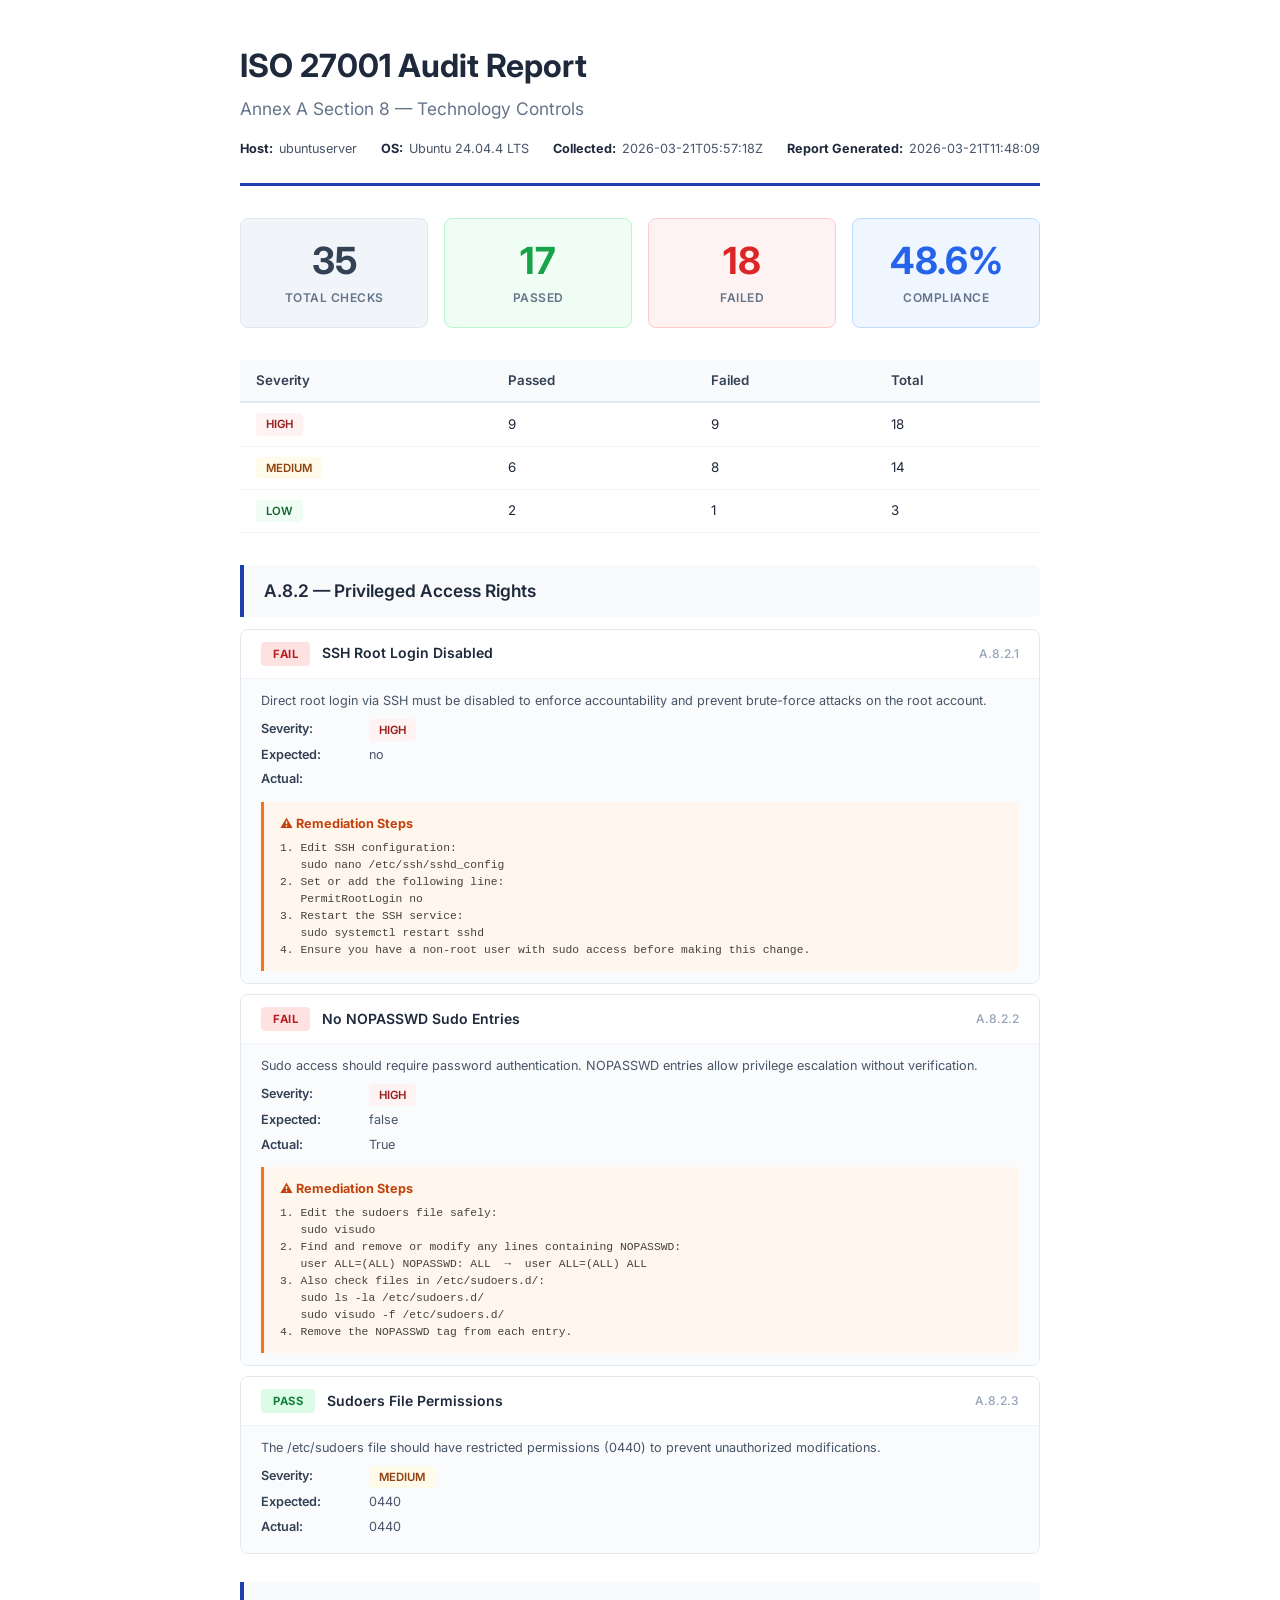
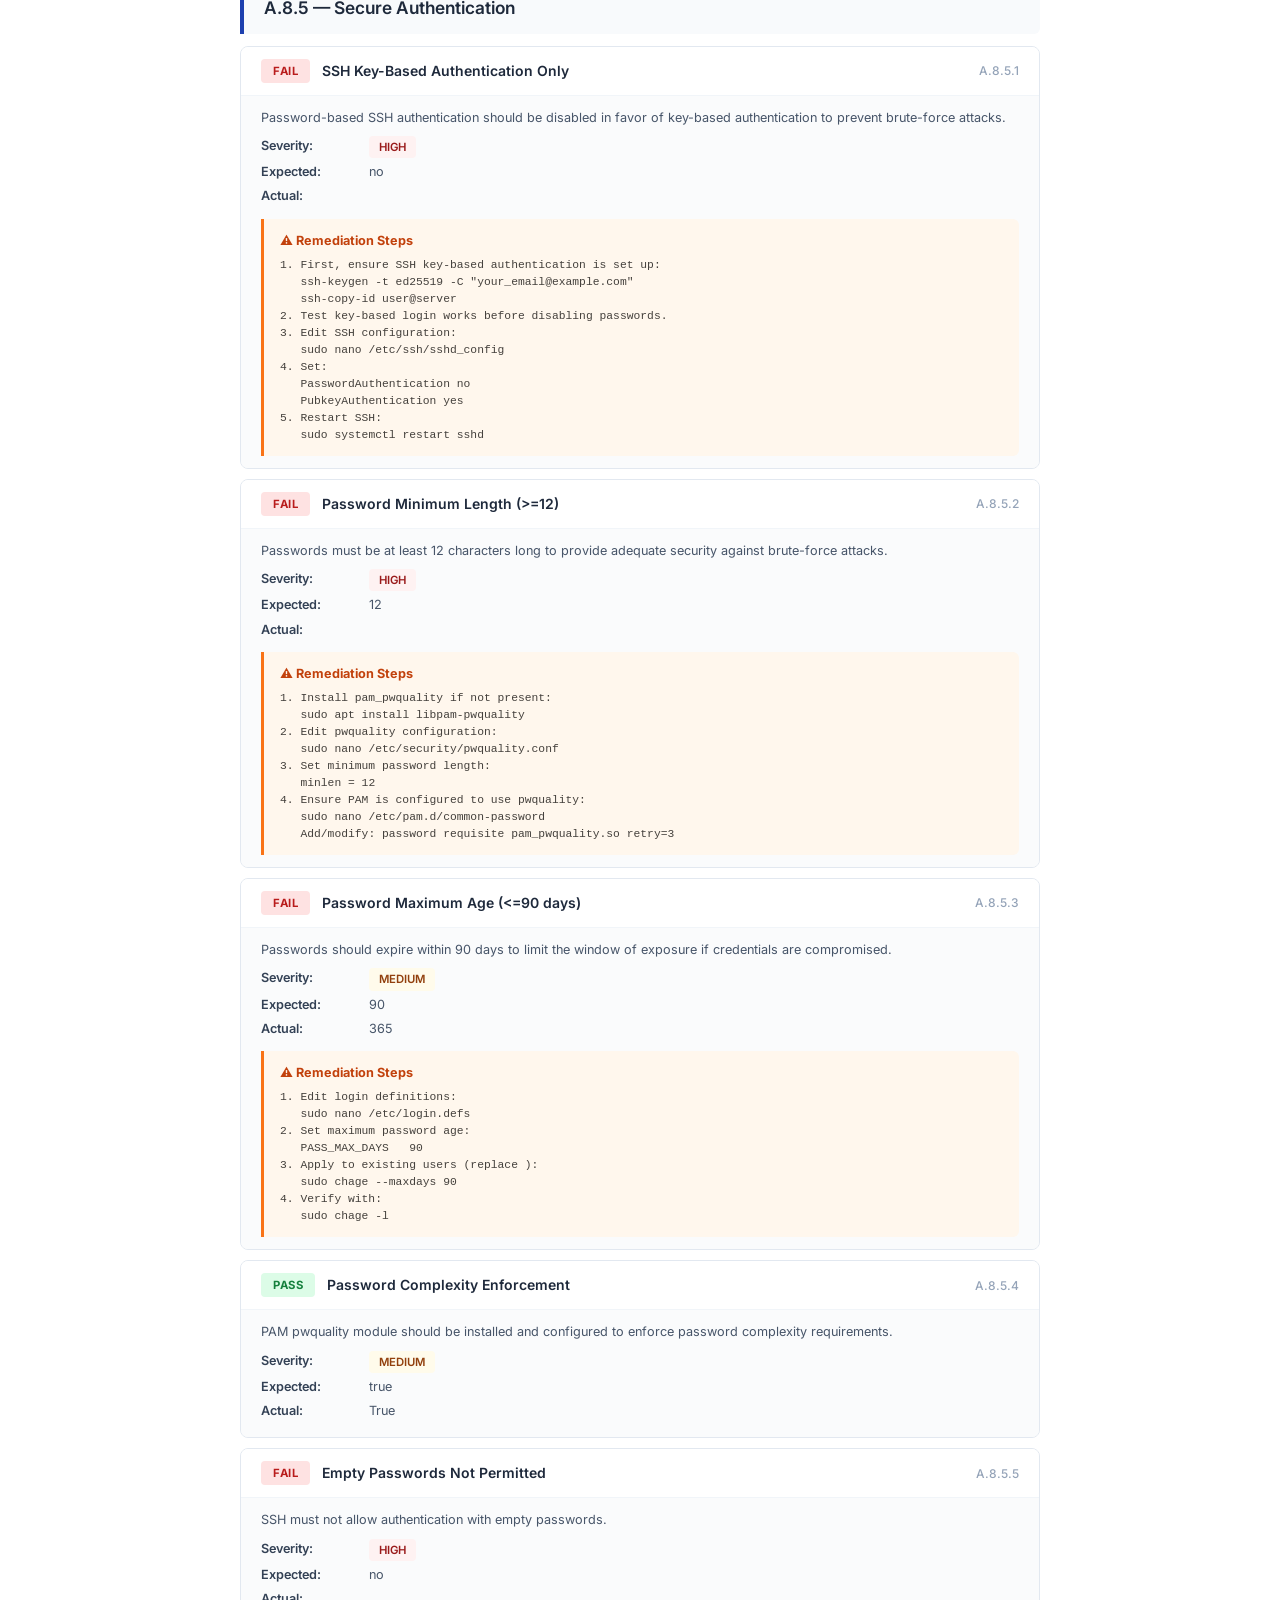
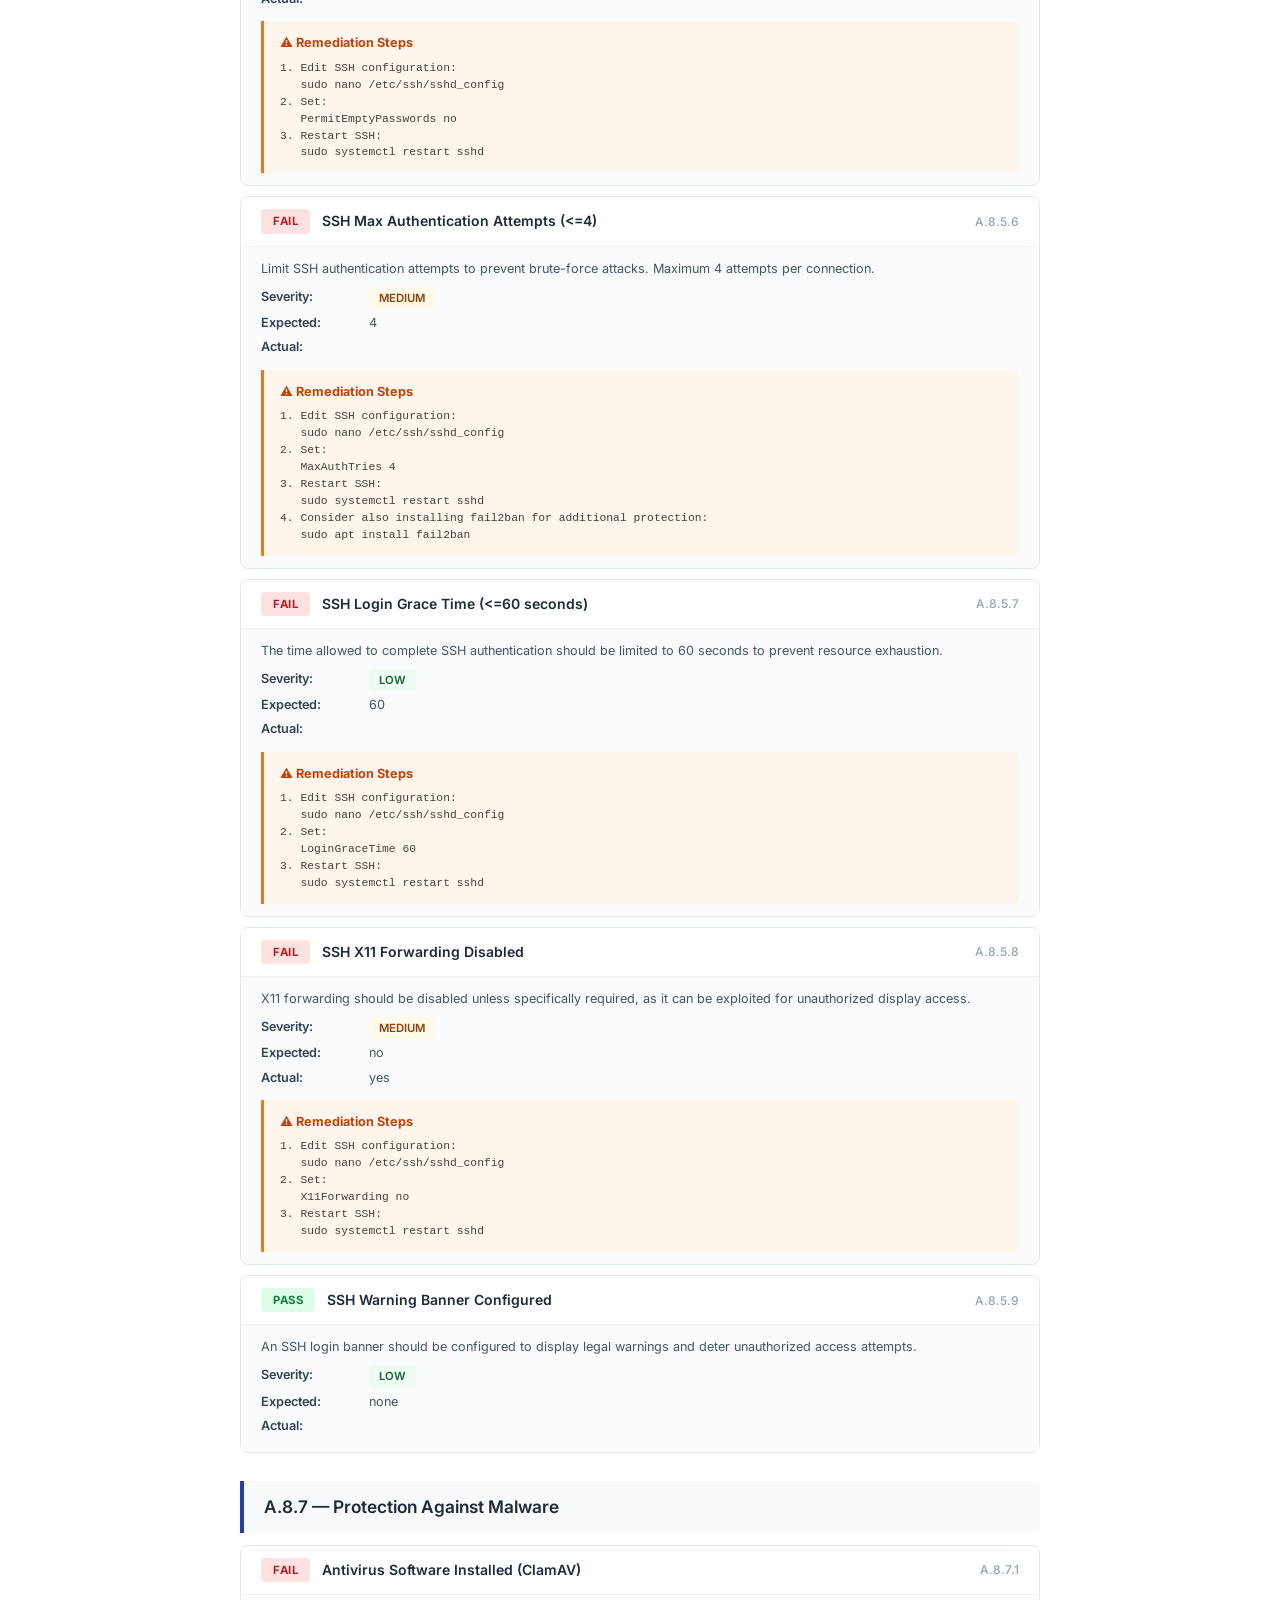
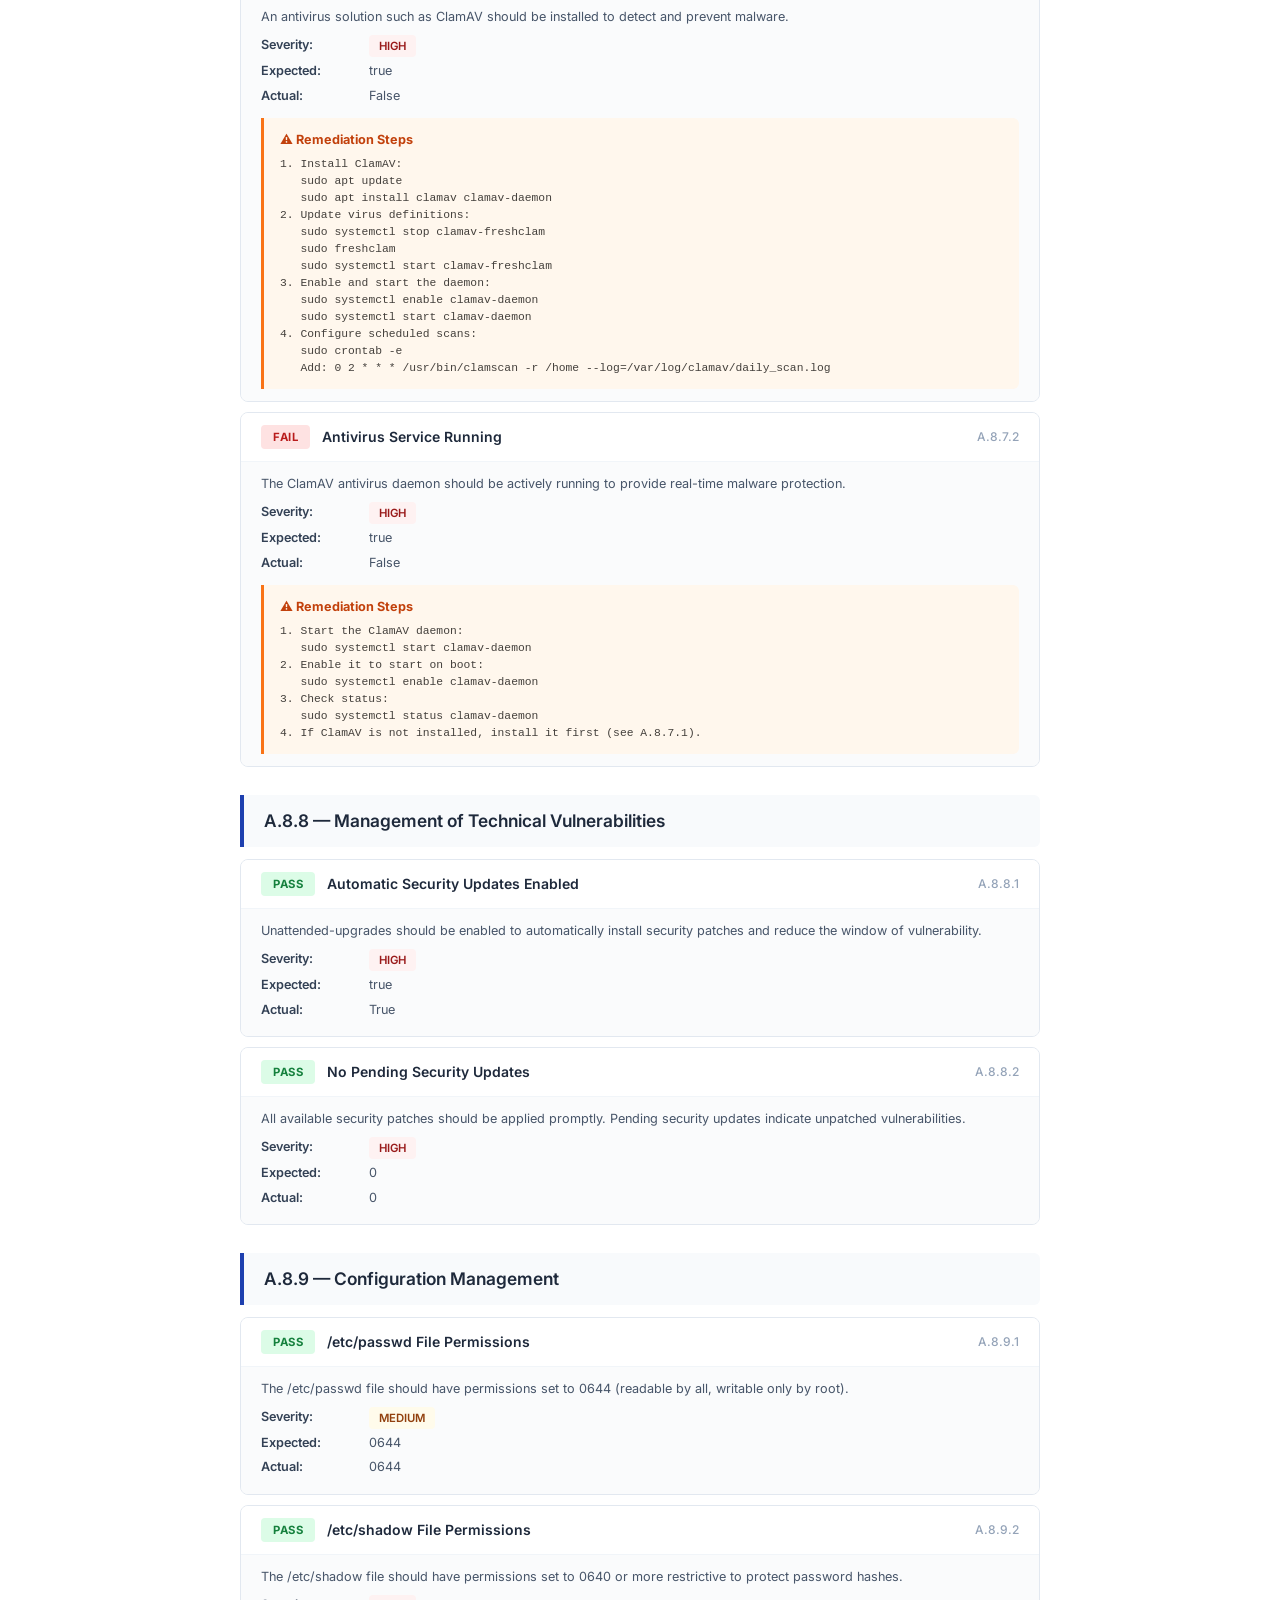
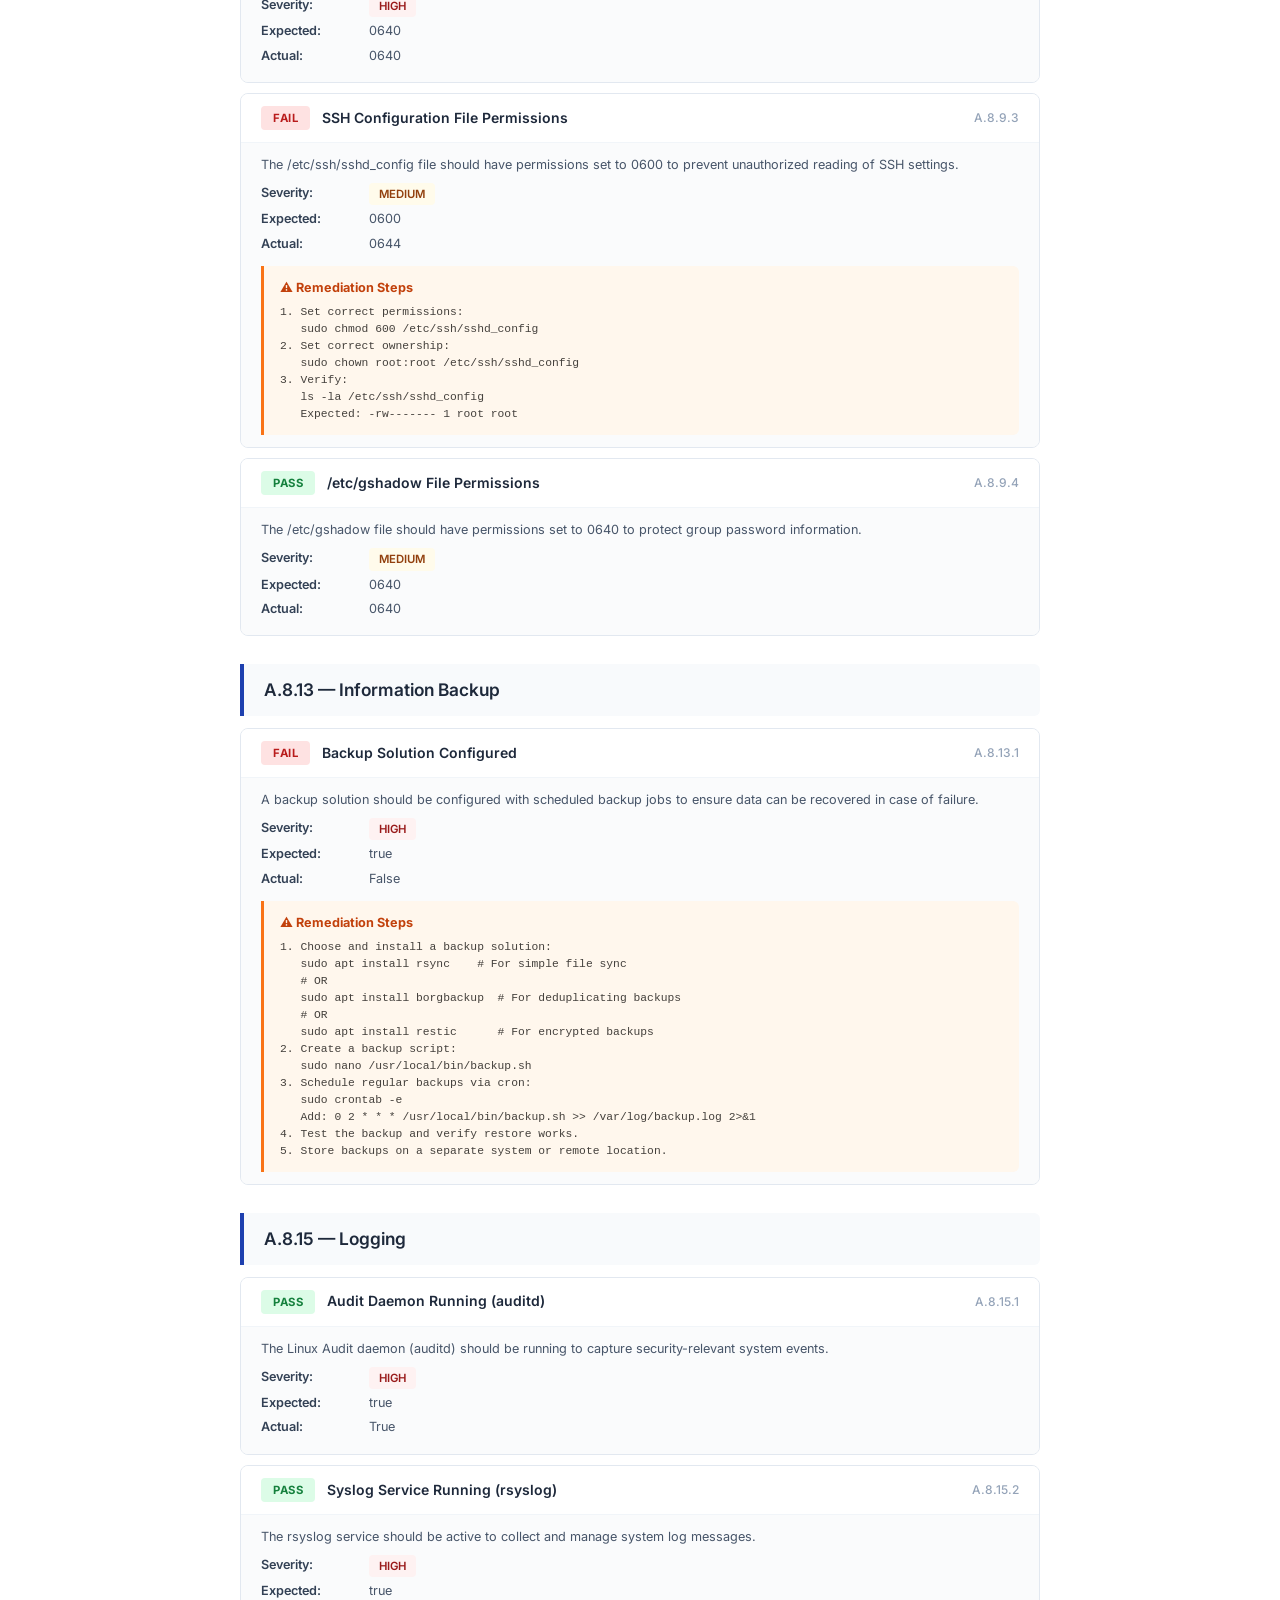
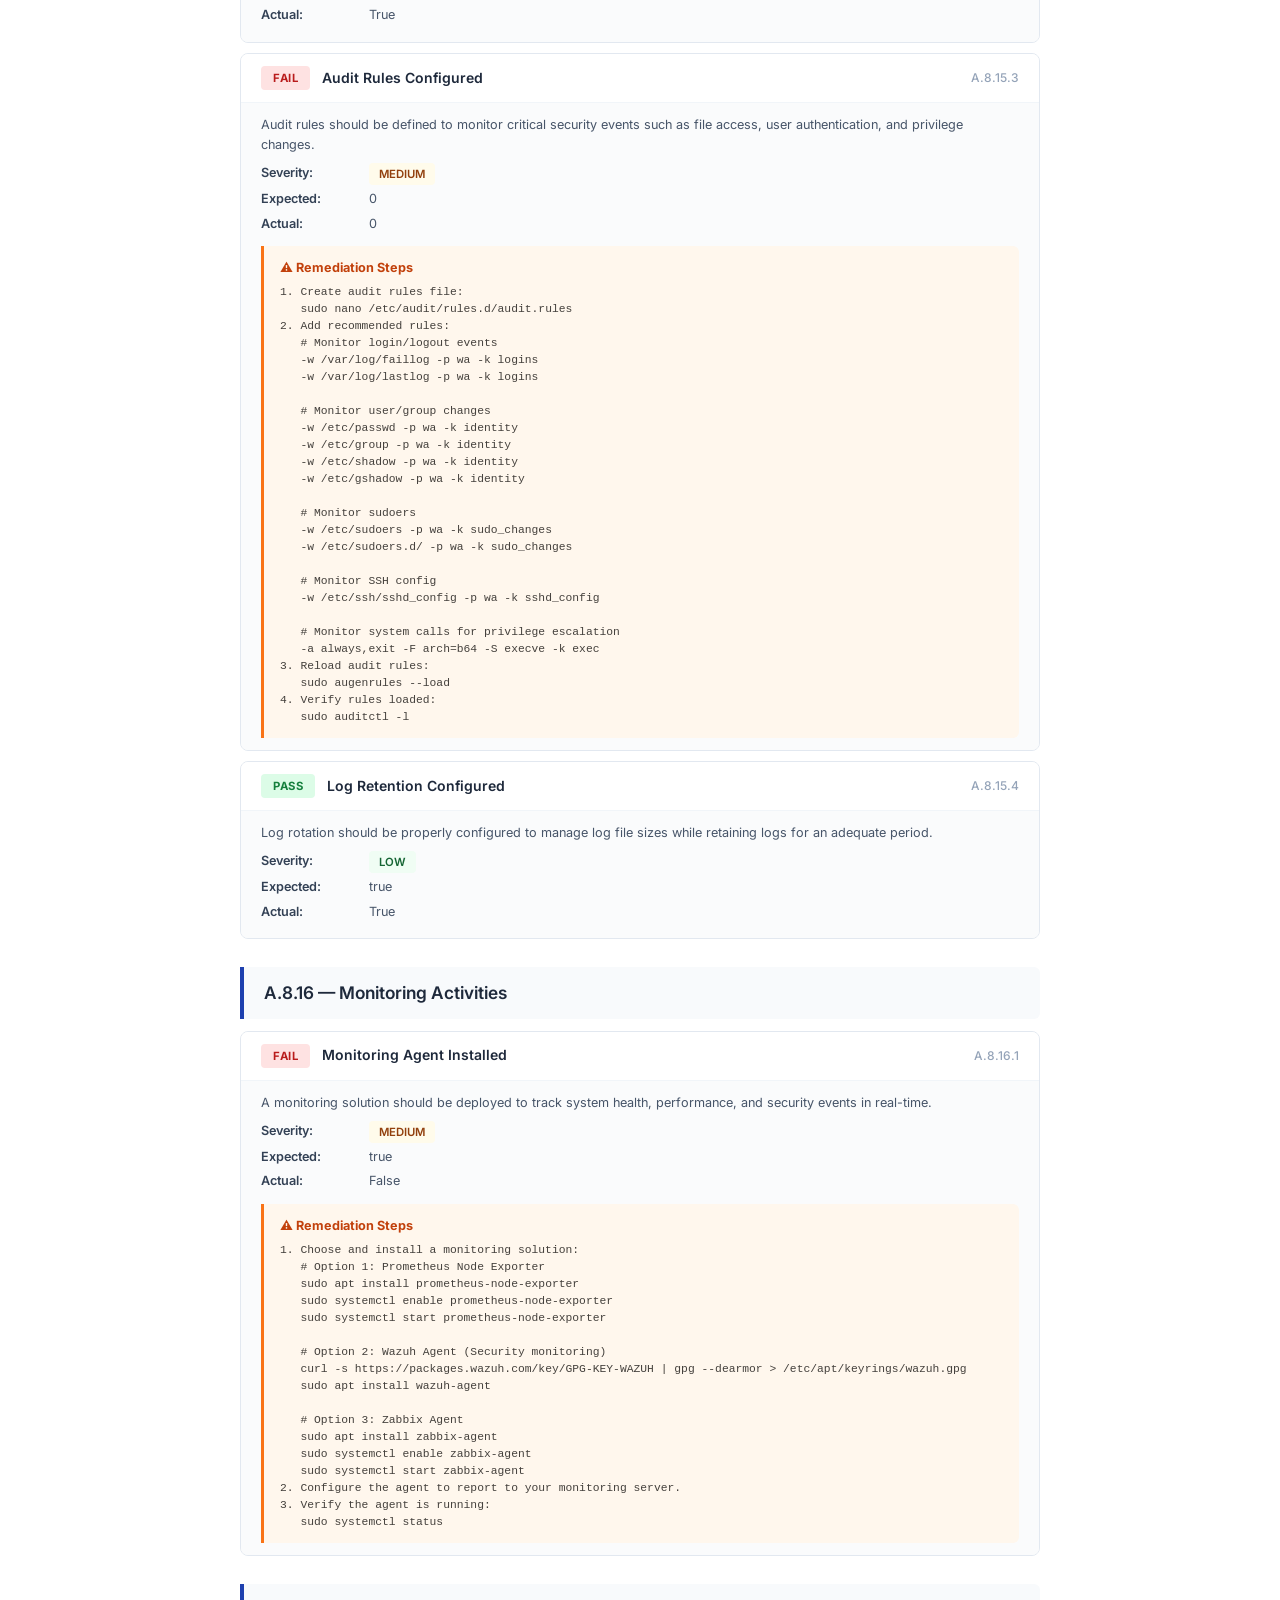
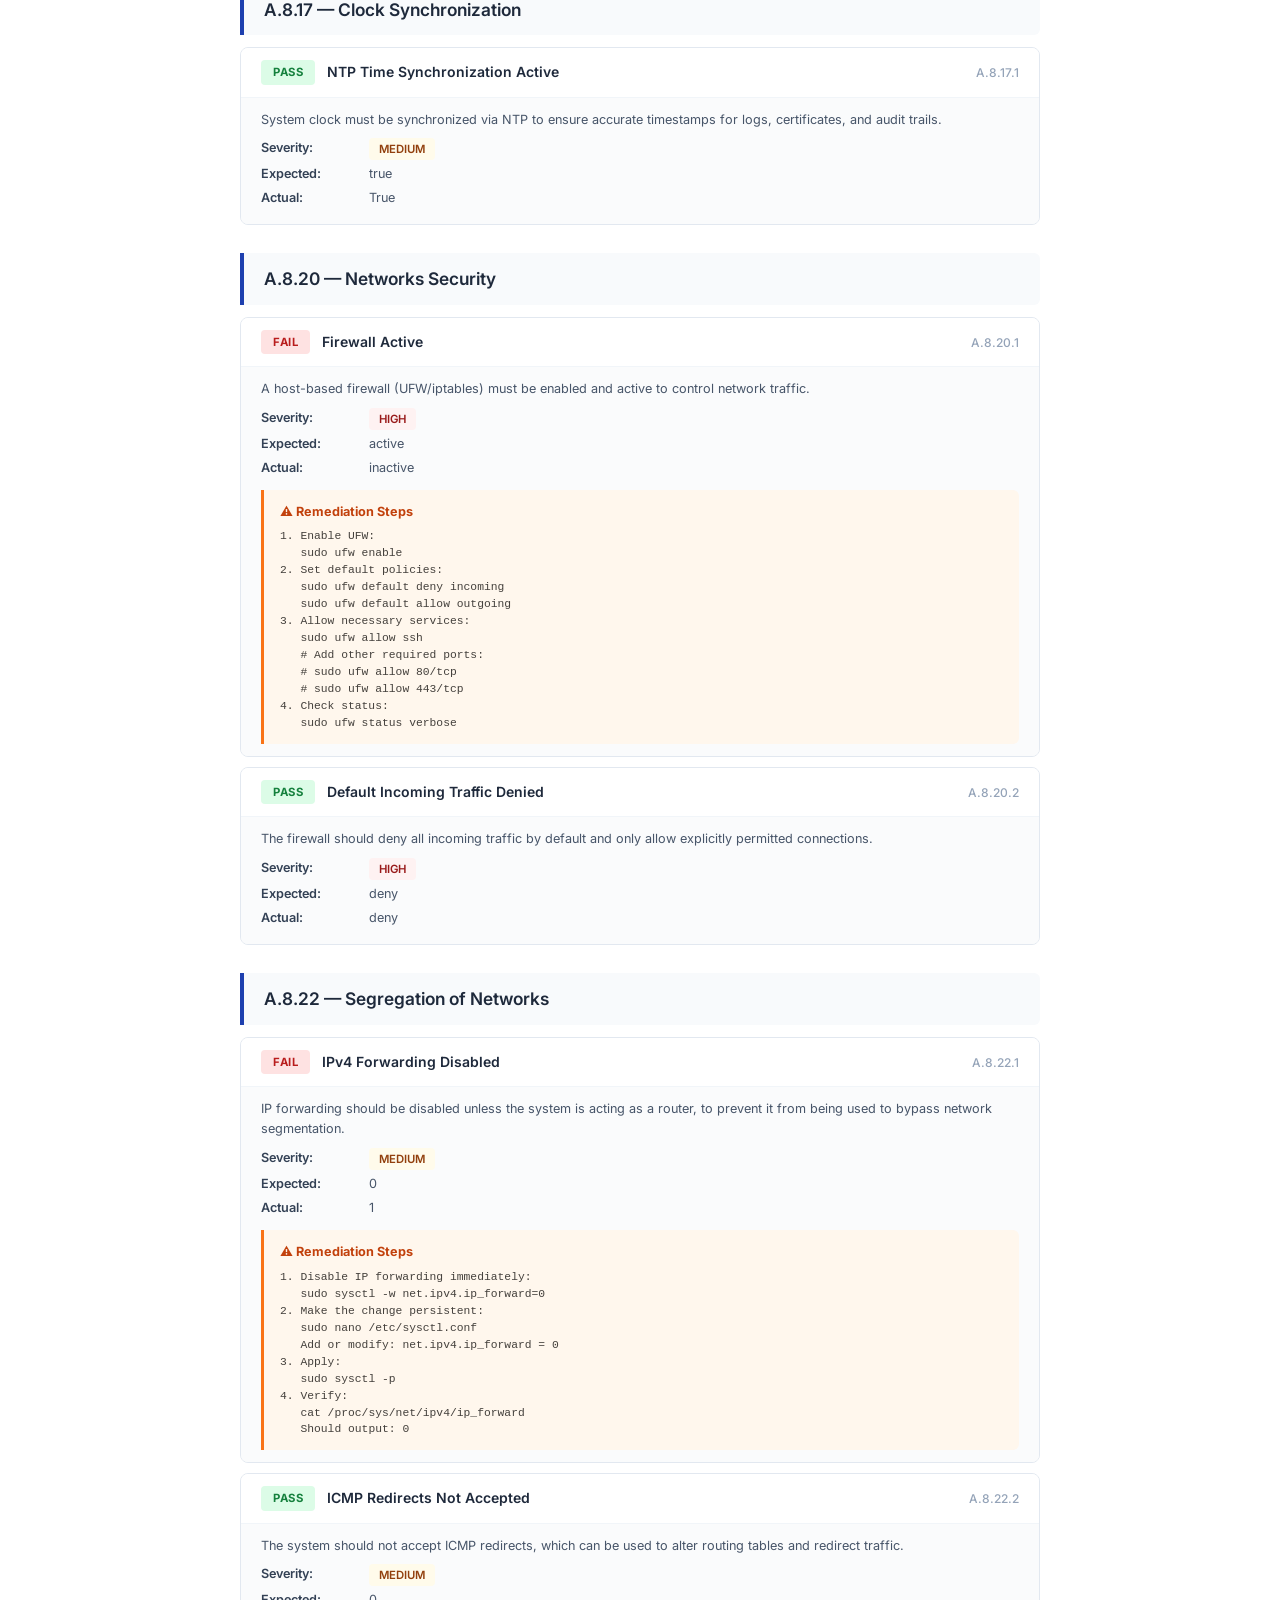
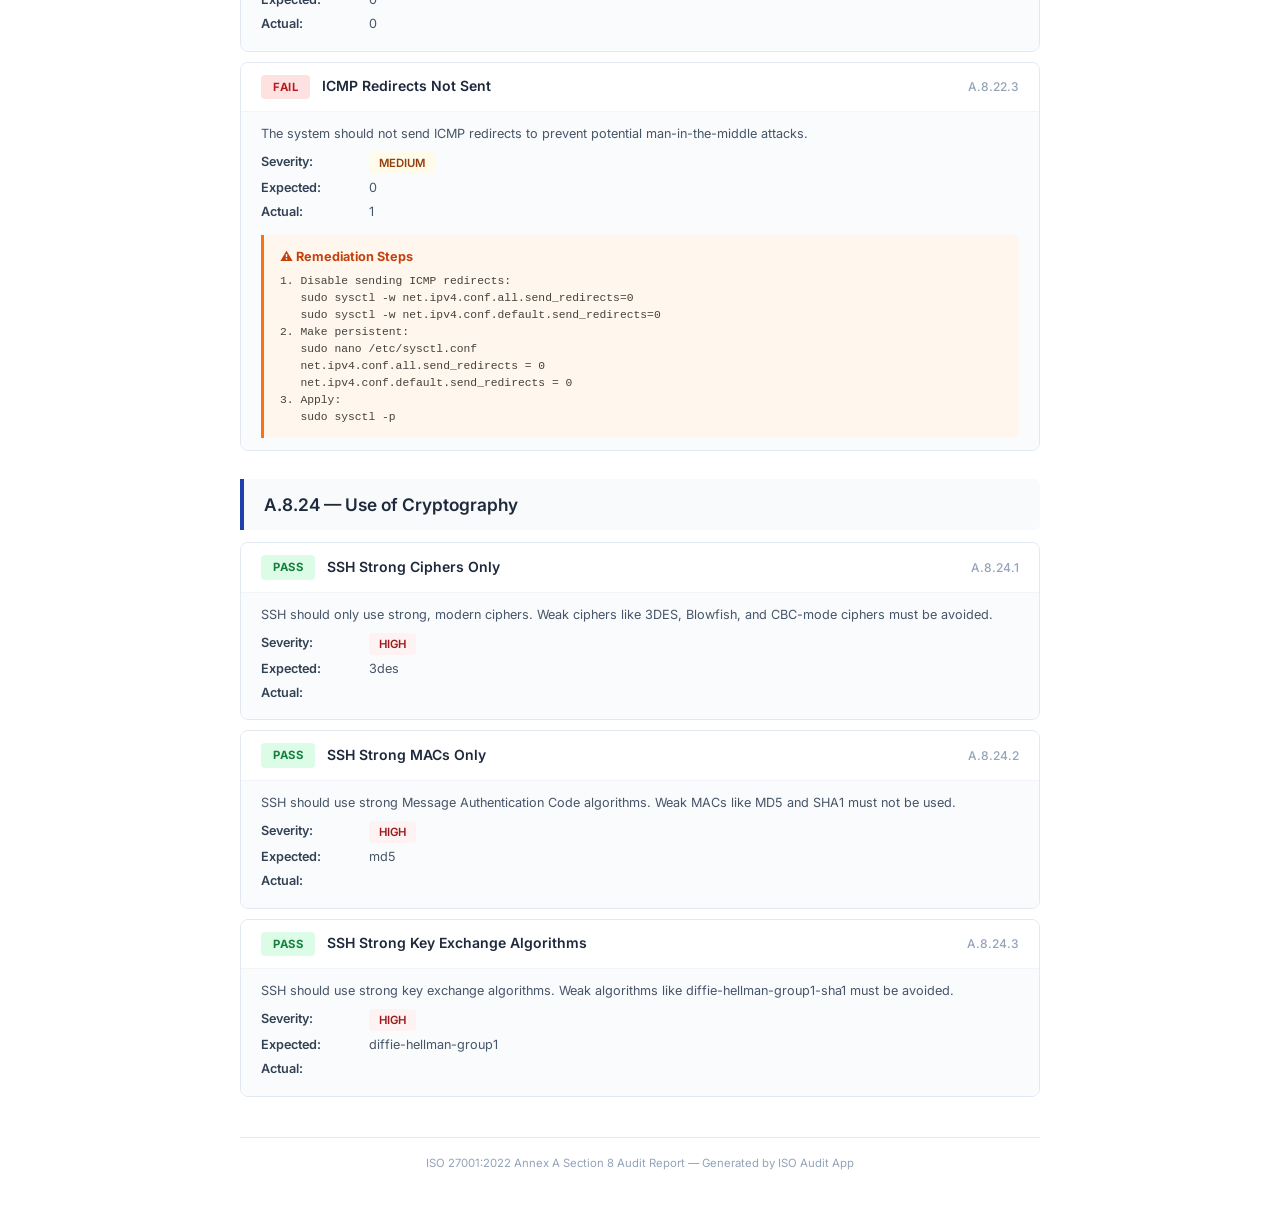
<file: reports/audit_report_20260321_114809_86a563.html>
<!DOCTYPE html>
<html lang="en">
<head>
<meta charset="UTF-8">
<meta name="viewport" content="width=device-width, initial-scale=1.0">
<title>ISO 27001 Audit Report - ubuntuserver</title>
<style>
    @import url('https://fonts.googleapis.com/css2?family=Inter:wght@300;400;500;600;700&display=swap');

    * { margin: 0; padding: 0; box-sizing: border-box; }

    body {
        font-family: 'Inter', -apple-system, sans-serif;
        background: #ffffff;
        color: #1e293b;
        line-height: 1.6;
        font-size: 11pt;
    }

    .report-container {
        max-width: 900px;
        margin: 0 auto;
        padding: 40px 50px;
    }

    /* Header */
    .report-header {
        border-bottom: 3px solid #1e40af;
        padding-bottom: 24px;
        margin-bottom: 32px;
    }
    .report-header h1 {
        font-size: 24pt;
        font-weight: 700;
        color: #1e293b;
        margin-bottom: 4px;
    }
    .report-header .subtitle {
        font-size: 13pt;
        color: #64748b;
        font-weight: 400;
    }
    .report-meta {
        display: flex;
        flex-wrap: wrap;
        gap: 24px;
        margin-top: 16px;
        font-size: 9.5pt;
        color: #475569;
    }
    .report-meta span { display: flex; align-items: center; gap: 6px; }
    .report-meta strong { color: #1e293b; }

    /* Summary Cards */
    .summary-section {
        display: flex;
        gap: 16px;
        margin-bottom: 32px;
    }
    .summary-card {
        flex: 1;
        padding: 20px;
        border-radius: 8px;
        text-align: center;
        border: 1px solid #e2e8f0;
    }
    .summary-card.total { background: #f1f5f9; }
    .summary-card.passed { background: #f0fdf4; border-color: #bbf7d0; }
    .summary-card.failed { background: #fef2f2; border-color: #fecaca; }
    .summary-card.score { background: #eff6ff; border-color: #bfdbfe; }
    .summary-card .number {
        font-size: 28pt;
        font-weight: 700;
        line-height: 1.2;
    }
    .summary-card.total .number { color: #334155; }
    .summary-card.passed .number { color: #16a34a; }
    .summary-card.failed .number { color: #dc2626; }
    .summary-card.score .number { color: #2563eb; }
    .summary-card .label {
        font-size: 9pt;
        color: #64748b;
        text-transform: uppercase;
        letter-spacing: 0.5px;
        font-weight: 600;
        margin-top: 4px;
    }

    /* Severity Summary */
    .severity-table {
        width: 100%;
        border-collapse: collapse;
        margin-bottom: 32px;
        font-size: 10pt;
    }
    .severity-table th {
        background: #f8fafc;
        padding: 10px 16px;
        text-align: left;
        font-weight: 600;
        color: #334155;
        border-bottom: 2px solid #e2e8f0;
    }
    .severity-table td {
        padding: 10px 16px;
        border-bottom: 1px solid #f1f5f9;
    }
    .severity-badge {
        display: inline-block;
        padding: 2px 10px;
        border-radius: 4px;
        font-size: 8.5pt;
        font-weight: 600;
        text-transform: uppercase;
    }
    .severity-high { background: #fef2f2; color: #991b1b; }
    .severity-medium { background: #fffbeb; color: #92400e; }
    .severity-low { background: #f0fdf4; color: #166534; }

    /* Control Sections */
    .control-section {
        margin-bottom: 28px;
        page-break-inside: avoid;
    }
    .control-header {
        background: #f8fafc;
        padding: 12px 20px;
        border-left: 4px solid #1e40af;
        margin-bottom: 12px;
        border-radius: 0 6px 6px 0;
    }
    .control-header h2 {
        font-size: 13pt;
        font-weight: 600;
        color: #1e293b;
    }

    /* Check Results */
    .check-result {
        border: 1px solid #e2e8f0;
        border-radius: 8px;
        margin-bottom: 10px;
        overflow: hidden;
    }
    .check-header {
        display: flex;
        align-items: center;
        gap: 12px;
        padding: 12px 20px;
        background: #ffffff;
    }
    .status-badge {
        display: inline-block;
        padding: 3px 12px;
        border-radius: 4px;
        font-size: 8.5pt;
        font-weight: 700;
        text-transform: uppercase;
        letter-spacing: 0.5px;
        flex-shrink: 0;
    }
    .status-pass { background: #dcfce7; color: #15803d; }
    .status-fail { background: #fee2e2; color: #b91c1c; }
    .status-error { background: #fef3c7; color: #92400e; }
    .check-title {
        font-weight: 600;
        color: #1e293b;
        font-size: 10.5pt;
    }
    .check-id {
        margin-left: auto;
        font-size: 9pt;
        color: #94a3b8;
        font-weight: 500;
        flex-shrink: 0;
    }
    .check-details {
        padding: 12px 20px;
        background: #fafbfc;
        border-top: 1px solid #f1f5f9;
        font-size: 9.5pt;
    }
    .check-details p {
        margin-bottom: 8px;
        color: #475569;
    }
    .detail-row {
        display: flex;
        gap: 8px;
        margin-bottom: 4px;
    }
    .detail-label {
        font-weight: 600;
        color: #334155;
        min-width: 100px;
    }
    .detail-value { color: #475569; }
    .remediation {
        margin-top: 12px;
        padding: 12px 16px;
        background: #fff7ed;
        border-left: 3px solid #f97316;
        border-radius: 0 6px 6px 0;
        font-size: 9pt;
    }
    .remediation-title {
        font-weight: 700;
        color: #c2410c;
        margin-bottom: 6px;
        font-size: 9.5pt;
    }
    .remediation pre {
        white-space: pre-wrap;
        font-family: 'Courier New', monospace;
        font-size: 8.5pt;
        color: #44403c;
        line-height: 1.5;
    }

    /* Footer */
    .report-footer {
        margin-top: 40px;
        padding-top: 16px;
        border-top: 1px solid #e2e8f0;
        font-size: 8.5pt;
        color: #94a3b8;
        text-align: center;
    }

    @media print {
        body { font-size: 10pt; }
        .report-container { padding: 20px; }
        .control-section { page-break-inside: avoid; }
        .check-result { page-break-inside: avoid; }
    }
</style>
</head>
<body>
<div class="report-container">

    <!-- Header -->
    <div class="report-header">
        <h1>ISO 27001 Audit Report</h1>
        <div class="subtitle">Annex A Section 8 — Technology Controls</div>
        <div class="report-meta">
            <span><strong>Host:</strong> ubuntuserver</span>
            <span><strong>OS:</strong> Ubuntu 24.04.4 LTS</span>
            <span><strong>Collected:</strong> 2026-03-21T05:57:18Z</span>
            <span><strong>Report Generated:</strong> 2026-03-21T11:48:09</span>
        </div>
    </div>

    <!-- Executive Summary -->
    <div class="summary-section">
        <div class="summary-card total">
            <div class="number">35</div>
            <div class="label">Total Checks</div>
        </div>
        <div class="summary-card passed">
            <div class="number">17</div>
            <div class="label">Passed</div>
        </div>
        <div class="summary-card failed">
            <div class="number">18</div>
            <div class="label">Failed</div>
        </div>
        <div class="summary-card score">
            <div class="number">48.6%</div>
            <div class="label">Compliance</div>
        </div>
    </div>

    <!-- Severity Summary -->
    <table class="severity-table">
        <thead>
            <tr>
                <th>Severity</th>
                <th>Passed</th>
                <th>Failed</th>
                <th>Total</th>
            </tr>
        </thead>
        <tbody>
            <tr>
                <td><span class="severity-badge severity-high">HIGH</span></td>
                <td>9</td>
                <td>9</td>
                <td>18</td>
            </tr>
            <tr>
                <td><span class="severity-badge severity-medium">MEDIUM</span></td>
                <td>6</td>
                <td>8</td>
                <td>14</td>
            </tr>
            <tr>
                <td><span class="severity-badge severity-low">LOW</span></td>
                <td>2</td>
                <td>1</td>
                <td>3</td>
            </tr>
        </tbody>
    </table>

    <!-- Detailed Results by Control -->
    
    <div class="control-section">
        <div class="control-header">
            <h2>A.8.2 — Privileged Access Rights</h2>
        </div>

        
        <div class="check-result">
            <div class="check-header">
                <span class="status-badge status-fail">FAIL</span>
                <span class="check-title">SSH Root Login Disabled</span>
                <span class="check-id">A.8.2.1</span>
            </div>
            <div class="check-details">
                <p>Direct root login via SSH must be disabled to enforce accountability and prevent brute-force attacks on the root account.</p>
                <div class="detail-row">
                    <span class="detail-label">Severity:</span>
                    <span class="detail-value"><span class="severity-badge severity-high">HIGH</span></span>
                </div>
                <div class="detail-row">
                    <span class="detail-label">Expected:</span>
                    <span class="detail-value">no</span>
                </div>
                <div class="detail-row">
                    <span class="detail-label">Actual:</span>
                    <span class="detail-value"></span>
                </div>
                
                <div class="remediation">
                    <div class="remediation-title">⚠ Remediation Steps</div>
                    <pre>1. Edit SSH configuration:
   sudo nano /etc/ssh/sshd_config
2. Set or add the following line:
   PermitRootLogin no
3. Restart the SSH service:
   sudo systemctl restart sshd
4. Ensure you have a non-root user with sudo access before making this change.</pre>
                </div>
                
            </div>
        </div>
        
        <div class="check-result">
            <div class="check-header">
                <span class="status-badge status-fail">FAIL</span>
                <span class="check-title">No NOPASSWD Sudo Entries</span>
                <span class="check-id">A.8.2.2</span>
            </div>
            <div class="check-details">
                <p>Sudo access should require password authentication. NOPASSWD entries allow privilege escalation without verification.</p>
                <div class="detail-row">
                    <span class="detail-label">Severity:</span>
                    <span class="detail-value"><span class="severity-badge severity-high">HIGH</span></span>
                </div>
                <div class="detail-row">
                    <span class="detail-label">Expected:</span>
                    <span class="detail-value">false</span>
                </div>
                <div class="detail-row">
                    <span class="detail-label">Actual:</span>
                    <span class="detail-value">True</span>
                </div>
                
                <div class="remediation">
                    <div class="remediation-title">⚠ Remediation Steps</div>
                    <pre>1. Edit the sudoers file safely:
   sudo visudo
2. Find and remove or modify any lines containing NOPASSWD:
   user ALL=(ALL) NOPASSWD: ALL  →  user ALL=(ALL) ALL
3. Also check files in /etc/sudoers.d/:
   sudo ls -la /etc/sudoers.d/
   sudo visudo -f /etc/sudoers.d/<filename>
4. Remove the NOPASSWD tag from each entry.</pre>
                </div>
                
            </div>
        </div>
        
        <div class="check-result">
            <div class="check-header">
                <span class="status-badge status-pass">PASS</span>
                <span class="check-title">Sudoers File Permissions</span>
                <span class="check-id">A.8.2.3</span>
            </div>
            <div class="check-details">
                <p>The /etc/sudoers file should have restricted permissions (0440) to prevent unauthorized modifications.</p>
                <div class="detail-row">
                    <span class="detail-label">Severity:</span>
                    <span class="detail-value"><span class="severity-badge severity-medium">MEDIUM</span></span>
                </div>
                <div class="detail-row">
                    <span class="detail-label">Expected:</span>
                    <span class="detail-value">0440</span>
                </div>
                <div class="detail-row">
                    <span class="detail-label">Actual:</span>
                    <span class="detail-value">0440</span>
                </div>
                
            </div>
        </div>
        
    </div>
    
    <div class="control-section">
        <div class="control-header">
            <h2>A.8.5 — Secure Authentication</h2>
        </div>

        
        <div class="check-result">
            <div class="check-header">
                <span class="status-badge status-fail">FAIL</span>
                <span class="check-title">SSH Key-Based Authentication Only</span>
                <span class="check-id">A.8.5.1</span>
            </div>
            <div class="check-details">
                <p>Password-based SSH authentication should be disabled in favor of key-based authentication to prevent brute-force attacks.</p>
                <div class="detail-row">
                    <span class="detail-label">Severity:</span>
                    <span class="detail-value"><span class="severity-badge severity-high">HIGH</span></span>
                </div>
                <div class="detail-row">
                    <span class="detail-label">Expected:</span>
                    <span class="detail-value">no</span>
                </div>
                <div class="detail-row">
                    <span class="detail-label">Actual:</span>
                    <span class="detail-value"></span>
                </div>
                
                <div class="remediation">
                    <div class="remediation-title">⚠ Remediation Steps</div>
                    <pre>1. First, ensure SSH key-based authentication is set up:
   ssh-keygen -t ed25519 -C "your_email@example.com"
   ssh-copy-id user@server
2. Test key-based login works before disabling passwords.
3. Edit SSH configuration:
   sudo nano /etc/ssh/sshd_config
4. Set:
   PasswordAuthentication no
   PubkeyAuthentication yes
5. Restart SSH:
   sudo systemctl restart sshd</pre>
                </div>
                
            </div>
        </div>
        
        <div class="check-result">
            <div class="check-header">
                <span class="status-badge status-fail">FAIL</span>
                <span class="check-title">Password Minimum Length (>=12)</span>
                <span class="check-id">A.8.5.2</span>
            </div>
            <div class="check-details">
                <p>Passwords must be at least 12 characters long to provide adequate security against brute-force attacks.</p>
                <div class="detail-row">
                    <span class="detail-label">Severity:</span>
                    <span class="detail-value"><span class="severity-badge severity-high">HIGH</span></span>
                </div>
                <div class="detail-row">
                    <span class="detail-label">Expected:</span>
                    <span class="detail-value">12</span>
                </div>
                <div class="detail-row">
                    <span class="detail-label">Actual:</span>
                    <span class="detail-value"></span>
                </div>
                
                <div class="remediation">
                    <div class="remediation-title">⚠ Remediation Steps</div>
                    <pre>1. Install pam_pwquality if not present:
   sudo apt install libpam-pwquality
2. Edit pwquality configuration:
   sudo nano /etc/security/pwquality.conf
3. Set minimum password length:
   minlen = 12
4. Ensure PAM is configured to use pwquality:
   sudo nano /etc/pam.d/common-password
   Add/modify: password requisite pam_pwquality.so retry=3</pre>
                </div>
                
            </div>
        </div>
        
        <div class="check-result">
            <div class="check-header">
                <span class="status-badge status-fail">FAIL</span>
                <span class="check-title">Password Maximum Age (<=90 days)</span>
                <span class="check-id">A.8.5.3</span>
            </div>
            <div class="check-details">
                <p>Passwords should expire within 90 days to limit the window of exposure if credentials are compromised.</p>
                <div class="detail-row">
                    <span class="detail-label">Severity:</span>
                    <span class="detail-value"><span class="severity-badge severity-medium">MEDIUM</span></span>
                </div>
                <div class="detail-row">
                    <span class="detail-label">Expected:</span>
                    <span class="detail-value">90</span>
                </div>
                <div class="detail-row">
                    <span class="detail-label">Actual:</span>
                    <span class="detail-value">365</span>
                </div>
                
                <div class="remediation">
                    <div class="remediation-title">⚠ Remediation Steps</div>
                    <pre>1. Edit login definitions:
   sudo nano /etc/login.defs
2. Set maximum password age:
   PASS_MAX_DAYS   90
3. Apply to existing users (replace <username>):
   sudo chage --maxdays 90 <username>
4. Verify with:
   sudo chage -l <username></pre>
                </div>
                
            </div>
        </div>
        
        <div class="check-result">
            <div class="check-header">
                <span class="status-badge status-pass">PASS</span>
                <span class="check-title">Password Complexity Enforcement</span>
                <span class="check-id">A.8.5.4</span>
            </div>
            <div class="check-details">
                <p>PAM pwquality module should be installed and configured to enforce password complexity requirements.</p>
                <div class="detail-row">
                    <span class="detail-label">Severity:</span>
                    <span class="detail-value"><span class="severity-badge severity-medium">MEDIUM</span></span>
                </div>
                <div class="detail-row">
                    <span class="detail-label">Expected:</span>
                    <span class="detail-value">true</span>
                </div>
                <div class="detail-row">
                    <span class="detail-label">Actual:</span>
                    <span class="detail-value">True</span>
                </div>
                
            </div>
        </div>
        
        <div class="check-result">
            <div class="check-header">
                <span class="status-badge status-fail">FAIL</span>
                <span class="check-title">Empty Passwords Not Permitted</span>
                <span class="check-id">A.8.5.5</span>
            </div>
            <div class="check-details">
                <p>SSH must not allow authentication with empty passwords.</p>
                <div class="detail-row">
                    <span class="detail-label">Severity:</span>
                    <span class="detail-value"><span class="severity-badge severity-high">HIGH</span></span>
                </div>
                <div class="detail-row">
                    <span class="detail-label">Expected:</span>
                    <span class="detail-value">no</span>
                </div>
                <div class="detail-row">
                    <span class="detail-label">Actual:</span>
                    <span class="detail-value"></span>
                </div>
                
                <div class="remediation">
                    <div class="remediation-title">⚠ Remediation Steps</div>
                    <pre>1. Edit SSH configuration:
   sudo nano /etc/ssh/sshd_config
2. Set:
   PermitEmptyPasswords no
3. Restart SSH:
   sudo systemctl restart sshd</pre>
                </div>
                
            </div>
        </div>
        
        <div class="check-result">
            <div class="check-header">
                <span class="status-badge status-fail">FAIL</span>
                <span class="check-title">SSH Max Authentication Attempts (<=4)</span>
                <span class="check-id">A.8.5.6</span>
            </div>
            <div class="check-details">
                <p>Limit SSH authentication attempts to prevent brute-force attacks. Maximum 4 attempts per connection.</p>
                <div class="detail-row">
                    <span class="detail-label">Severity:</span>
                    <span class="detail-value"><span class="severity-badge severity-medium">MEDIUM</span></span>
                </div>
                <div class="detail-row">
                    <span class="detail-label">Expected:</span>
                    <span class="detail-value">4</span>
                </div>
                <div class="detail-row">
                    <span class="detail-label">Actual:</span>
                    <span class="detail-value"></span>
                </div>
                
                <div class="remediation">
                    <div class="remediation-title">⚠ Remediation Steps</div>
                    <pre>1. Edit SSH configuration:
   sudo nano /etc/ssh/sshd_config
2. Set:
   MaxAuthTries 4
3. Restart SSH:
   sudo systemctl restart sshd
4. Consider also installing fail2ban for additional protection:
   sudo apt install fail2ban</pre>
                </div>
                
            </div>
        </div>
        
        <div class="check-result">
            <div class="check-header">
                <span class="status-badge status-fail">FAIL</span>
                <span class="check-title">SSH Login Grace Time (<=60 seconds)</span>
                <span class="check-id">A.8.5.7</span>
            </div>
            <div class="check-details">
                <p>The time allowed to complete SSH authentication should be limited to 60 seconds to prevent resource exhaustion.</p>
                <div class="detail-row">
                    <span class="detail-label">Severity:</span>
                    <span class="detail-value"><span class="severity-badge severity-low">LOW</span></span>
                </div>
                <div class="detail-row">
                    <span class="detail-label">Expected:</span>
                    <span class="detail-value">60</span>
                </div>
                <div class="detail-row">
                    <span class="detail-label">Actual:</span>
                    <span class="detail-value"></span>
                </div>
                
                <div class="remediation">
                    <div class="remediation-title">⚠ Remediation Steps</div>
                    <pre>1. Edit SSH configuration:
   sudo nano /etc/ssh/sshd_config
2. Set:
   LoginGraceTime 60
3. Restart SSH:
   sudo systemctl restart sshd</pre>
                </div>
                
            </div>
        </div>
        
        <div class="check-result">
            <div class="check-header">
                <span class="status-badge status-fail">FAIL</span>
                <span class="check-title">SSH X11 Forwarding Disabled</span>
                <span class="check-id">A.8.5.8</span>
            </div>
            <div class="check-details">
                <p>X11 forwarding should be disabled unless specifically required, as it can be exploited for unauthorized display access.</p>
                <div class="detail-row">
                    <span class="detail-label">Severity:</span>
                    <span class="detail-value"><span class="severity-badge severity-medium">MEDIUM</span></span>
                </div>
                <div class="detail-row">
                    <span class="detail-label">Expected:</span>
                    <span class="detail-value">no</span>
                </div>
                <div class="detail-row">
                    <span class="detail-label">Actual:</span>
                    <span class="detail-value">yes</span>
                </div>
                
                <div class="remediation">
                    <div class="remediation-title">⚠ Remediation Steps</div>
                    <pre>1. Edit SSH configuration:
   sudo nano /etc/ssh/sshd_config
2. Set:
   X11Forwarding no
3. Restart SSH:
   sudo systemctl restart sshd</pre>
                </div>
                
            </div>
        </div>
        
        <div class="check-result">
            <div class="check-header">
                <span class="status-badge status-pass">PASS</span>
                <span class="check-title">SSH Warning Banner Configured</span>
                <span class="check-id">A.8.5.9</span>
            </div>
            <div class="check-details">
                <p>An SSH login banner should be configured to display legal warnings and deter unauthorized access attempts.</p>
                <div class="detail-row">
                    <span class="detail-label">Severity:</span>
                    <span class="detail-value"><span class="severity-badge severity-low">LOW</span></span>
                </div>
                <div class="detail-row">
                    <span class="detail-label">Expected:</span>
                    <span class="detail-value">none</span>
                </div>
                <div class="detail-row">
                    <span class="detail-label">Actual:</span>
                    <span class="detail-value"></span>
                </div>
                
            </div>
        </div>
        
    </div>
    
    <div class="control-section">
        <div class="control-header">
            <h2>A.8.7 — Protection Against Malware</h2>
        </div>

        
        <div class="check-result">
            <div class="check-header">
                <span class="status-badge status-fail">FAIL</span>
                <span class="check-title">Antivirus Software Installed (ClamAV)</span>
                <span class="check-id">A.8.7.1</span>
            </div>
            <div class="check-details">
                <p>An antivirus solution such as ClamAV should be installed to detect and prevent malware.</p>
                <div class="detail-row">
                    <span class="detail-label">Severity:</span>
                    <span class="detail-value"><span class="severity-badge severity-high">HIGH</span></span>
                </div>
                <div class="detail-row">
                    <span class="detail-label">Expected:</span>
                    <span class="detail-value">true</span>
                </div>
                <div class="detail-row">
                    <span class="detail-label">Actual:</span>
                    <span class="detail-value">False</span>
                </div>
                
                <div class="remediation">
                    <div class="remediation-title">⚠ Remediation Steps</div>
                    <pre>1. Install ClamAV:
   sudo apt update
   sudo apt install clamav clamav-daemon
2. Update virus definitions:
   sudo systemctl stop clamav-freshclam
   sudo freshclam
   sudo systemctl start clamav-freshclam
3. Enable and start the daemon:
   sudo systemctl enable clamav-daemon
   sudo systemctl start clamav-daemon
4. Configure scheduled scans:
   sudo crontab -e
   Add: 0 2 * * * /usr/bin/clamscan -r /home --log=/var/log/clamav/daily_scan.log</pre>
                </div>
                
            </div>
        </div>
        
        <div class="check-result">
            <div class="check-header">
                <span class="status-badge status-fail">FAIL</span>
                <span class="check-title">Antivirus Service Running</span>
                <span class="check-id">A.8.7.2</span>
            </div>
            <div class="check-details">
                <p>The ClamAV antivirus daemon should be actively running to provide real-time malware protection.</p>
                <div class="detail-row">
                    <span class="detail-label">Severity:</span>
                    <span class="detail-value"><span class="severity-badge severity-high">HIGH</span></span>
                </div>
                <div class="detail-row">
                    <span class="detail-label">Expected:</span>
                    <span class="detail-value">true</span>
                </div>
                <div class="detail-row">
                    <span class="detail-label">Actual:</span>
                    <span class="detail-value">False</span>
                </div>
                
                <div class="remediation">
                    <div class="remediation-title">⚠ Remediation Steps</div>
                    <pre>1. Start the ClamAV daemon:
   sudo systemctl start clamav-daemon
2. Enable it to start on boot:
   sudo systemctl enable clamav-daemon
3. Check status:
   sudo systemctl status clamav-daemon
4. If ClamAV is not installed, install it first (see A.8.7.1).</pre>
                </div>
                
            </div>
        </div>
        
    </div>
    
    <div class="control-section">
        <div class="control-header">
            <h2>A.8.8 — Management of Technical Vulnerabilities</h2>
        </div>

        
        <div class="check-result">
            <div class="check-header">
                <span class="status-badge status-pass">PASS</span>
                <span class="check-title">Automatic Security Updates Enabled</span>
                <span class="check-id">A.8.8.1</span>
            </div>
            <div class="check-details">
                <p>Unattended-upgrades should be enabled to automatically install security patches and reduce the window of vulnerability.</p>
                <div class="detail-row">
                    <span class="detail-label">Severity:</span>
                    <span class="detail-value"><span class="severity-badge severity-high">HIGH</span></span>
                </div>
                <div class="detail-row">
                    <span class="detail-label">Expected:</span>
                    <span class="detail-value">true</span>
                </div>
                <div class="detail-row">
                    <span class="detail-label">Actual:</span>
                    <span class="detail-value">True</span>
                </div>
                
            </div>
        </div>
        
        <div class="check-result">
            <div class="check-header">
                <span class="status-badge status-pass">PASS</span>
                <span class="check-title">No Pending Security Updates</span>
                <span class="check-id">A.8.8.2</span>
            </div>
            <div class="check-details">
                <p>All available security patches should be applied promptly. Pending security updates indicate unpatched vulnerabilities.</p>
                <div class="detail-row">
                    <span class="detail-label">Severity:</span>
                    <span class="detail-value"><span class="severity-badge severity-high">HIGH</span></span>
                </div>
                <div class="detail-row">
                    <span class="detail-label">Expected:</span>
                    <span class="detail-value">0</span>
                </div>
                <div class="detail-row">
                    <span class="detail-label">Actual:</span>
                    <span class="detail-value">0</span>
                </div>
                
            </div>
        </div>
        
    </div>
    
    <div class="control-section">
        <div class="control-header">
            <h2>A.8.9 — Configuration Management</h2>
        </div>

        
        <div class="check-result">
            <div class="check-header">
                <span class="status-badge status-pass">PASS</span>
                <span class="check-title">/etc/passwd File Permissions</span>
                <span class="check-id">A.8.9.1</span>
            </div>
            <div class="check-details">
                <p>The /etc/passwd file should have permissions set to 0644 (readable by all, writable only by root).</p>
                <div class="detail-row">
                    <span class="detail-label">Severity:</span>
                    <span class="detail-value"><span class="severity-badge severity-medium">MEDIUM</span></span>
                </div>
                <div class="detail-row">
                    <span class="detail-label">Expected:</span>
                    <span class="detail-value">0644</span>
                </div>
                <div class="detail-row">
                    <span class="detail-label">Actual:</span>
                    <span class="detail-value">0644</span>
                </div>
                
            </div>
        </div>
        
        <div class="check-result">
            <div class="check-header">
                <span class="status-badge status-pass">PASS</span>
                <span class="check-title">/etc/shadow File Permissions</span>
                <span class="check-id">A.8.9.2</span>
            </div>
            <div class="check-details">
                <p>The /etc/shadow file should have permissions set to 0640 or more restrictive to protect password hashes.</p>
                <div class="detail-row">
                    <span class="detail-label">Severity:</span>
                    <span class="detail-value"><span class="severity-badge severity-high">HIGH</span></span>
                </div>
                <div class="detail-row">
                    <span class="detail-label">Expected:</span>
                    <span class="detail-value">0640</span>
                </div>
                <div class="detail-row">
                    <span class="detail-label">Actual:</span>
                    <span class="detail-value">0640</span>
                </div>
                
            </div>
        </div>
        
        <div class="check-result">
            <div class="check-header">
                <span class="status-badge status-fail">FAIL</span>
                <span class="check-title">SSH Configuration File Permissions</span>
                <span class="check-id">A.8.9.3</span>
            </div>
            <div class="check-details">
                <p>The /etc/ssh/sshd_config file should have permissions set to 0600 to prevent unauthorized reading of SSH settings.</p>
                <div class="detail-row">
                    <span class="detail-label">Severity:</span>
                    <span class="detail-value"><span class="severity-badge severity-medium">MEDIUM</span></span>
                </div>
                <div class="detail-row">
                    <span class="detail-label">Expected:</span>
                    <span class="detail-value">0600</span>
                </div>
                <div class="detail-row">
                    <span class="detail-label">Actual:</span>
                    <span class="detail-value">0644</span>
                </div>
                
                <div class="remediation">
                    <div class="remediation-title">⚠ Remediation Steps</div>
                    <pre>1. Set correct permissions:
   sudo chmod 600 /etc/ssh/sshd_config
2. Set correct ownership:
   sudo chown root:root /etc/ssh/sshd_config
3. Verify:
   ls -la /etc/ssh/sshd_config
   Expected: -rw------- 1 root root</pre>
                </div>
                
            </div>
        </div>
        
        <div class="check-result">
            <div class="check-header">
                <span class="status-badge status-pass">PASS</span>
                <span class="check-title">/etc/gshadow File Permissions</span>
                <span class="check-id">A.8.9.4</span>
            </div>
            <div class="check-details">
                <p>The /etc/gshadow file should have permissions set to 0640 to protect group password information.</p>
                <div class="detail-row">
                    <span class="detail-label">Severity:</span>
                    <span class="detail-value"><span class="severity-badge severity-medium">MEDIUM</span></span>
                </div>
                <div class="detail-row">
                    <span class="detail-label">Expected:</span>
                    <span class="detail-value">0640</span>
                </div>
                <div class="detail-row">
                    <span class="detail-label">Actual:</span>
                    <span class="detail-value">0640</span>
                </div>
                
            </div>
        </div>
        
    </div>
    
    <div class="control-section">
        <div class="control-header">
            <h2>A.8.13 — Information Backup</h2>
        </div>

        
        <div class="check-result">
            <div class="check-header">
                <span class="status-badge status-fail">FAIL</span>
                <span class="check-title">Backup Solution Configured</span>
                <span class="check-id">A.8.13.1</span>
            </div>
            <div class="check-details">
                <p>A backup solution should be configured with scheduled backup jobs to ensure data can be recovered in case of failure.</p>
                <div class="detail-row">
                    <span class="detail-label">Severity:</span>
                    <span class="detail-value"><span class="severity-badge severity-high">HIGH</span></span>
                </div>
                <div class="detail-row">
                    <span class="detail-label">Expected:</span>
                    <span class="detail-value">true</span>
                </div>
                <div class="detail-row">
                    <span class="detail-label">Actual:</span>
                    <span class="detail-value">False</span>
                </div>
                
                <div class="remediation">
                    <div class="remediation-title">⚠ Remediation Steps</div>
                    <pre>1. Choose and install a backup solution:
   sudo apt install rsync    # For simple file sync
   # OR
   sudo apt install borgbackup  # For deduplicating backups
   # OR
   sudo apt install restic      # For encrypted backups
2. Create a backup script:
   sudo nano /usr/local/bin/backup.sh
3. Schedule regular backups via cron:
   sudo crontab -e
   Add: 0 2 * * * /usr/local/bin/backup.sh >> /var/log/backup.log 2>&1
4. Test the backup and verify restore works.
5. Store backups on a separate system or remote location.</pre>
                </div>
                
            </div>
        </div>
        
    </div>
    
    <div class="control-section">
        <div class="control-header">
            <h2>A.8.15 — Logging</h2>
        </div>

        
        <div class="check-result">
            <div class="check-header">
                <span class="status-badge status-pass">PASS</span>
                <span class="check-title">Audit Daemon Running (auditd)</span>
                <span class="check-id">A.8.15.1</span>
            </div>
            <div class="check-details">
                <p>The Linux Audit daemon (auditd) should be running to capture security-relevant system events.</p>
                <div class="detail-row">
                    <span class="detail-label">Severity:</span>
                    <span class="detail-value"><span class="severity-badge severity-high">HIGH</span></span>
                </div>
                <div class="detail-row">
                    <span class="detail-label">Expected:</span>
                    <span class="detail-value">true</span>
                </div>
                <div class="detail-row">
                    <span class="detail-label">Actual:</span>
                    <span class="detail-value">True</span>
                </div>
                
            </div>
        </div>
        
        <div class="check-result">
            <div class="check-header">
                <span class="status-badge status-pass">PASS</span>
                <span class="check-title">Syslog Service Running (rsyslog)</span>
                <span class="check-id">A.8.15.2</span>
            </div>
            <div class="check-details">
                <p>The rsyslog service should be active to collect and manage system log messages.</p>
                <div class="detail-row">
                    <span class="detail-label">Severity:</span>
                    <span class="detail-value"><span class="severity-badge severity-high">HIGH</span></span>
                </div>
                <div class="detail-row">
                    <span class="detail-label">Expected:</span>
                    <span class="detail-value">true</span>
                </div>
                <div class="detail-row">
                    <span class="detail-label">Actual:</span>
                    <span class="detail-value">True</span>
                </div>
                
            </div>
        </div>
        
        <div class="check-result">
            <div class="check-header">
                <span class="status-badge status-fail">FAIL</span>
                <span class="check-title">Audit Rules Configured</span>
                <span class="check-id">A.8.15.3</span>
            </div>
            <div class="check-details">
                <p>Audit rules should be defined to monitor critical security events such as file access, user authentication, and privilege changes.</p>
                <div class="detail-row">
                    <span class="detail-label">Severity:</span>
                    <span class="detail-value"><span class="severity-badge severity-medium">MEDIUM</span></span>
                </div>
                <div class="detail-row">
                    <span class="detail-label">Expected:</span>
                    <span class="detail-value">0</span>
                </div>
                <div class="detail-row">
                    <span class="detail-label">Actual:</span>
                    <span class="detail-value">0</span>
                </div>
                
                <div class="remediation">
                    <div class="remediation-title">⚠ Remediation Steps</div>
                    <pre>1. Create audit rules file:
   sudo nano /etc/audit/rules.d/audit.rules
2. Add recommended rules:
   # Monitor login/logout events
   -w /var/log/faillog -p wa -k logins
   -w /var/log/lastlog -p wa -k logins

   # Monitor user/group changes
   -w /etc/passwd -p wa -k identity
   -w /etc/group -p wa -k identity
   -w /etc/shadow -p wa -k identity
   -w /etc/gshadow -p wa -k identity

   # Monitor sudoers
   -w /etc/sudoers -p wa -k sudo_changes
   -w /etc/sudoers.d/ -p wa -k sudo_changes

   # Monitor SSH config
   -w /etc/ssh/sshd_config -p wa -k sshd_config

   # Monitor system calls for privilege escalation
   -a always,exit -F arch=b64 -S execve -k exec
3. Reload audit rules:
   sudo augenrules --load
4. Verify rules loaded:
   sudo auditctl -l</pre>
                </div>
                
            </div>
        </div>
        
        <div class="check-result">
            <div class="check-header">
                <span class="status-badge status-pass">PASS</span>
                <span class="check-title">Log Retention Configured</span>
                <span class="check-id">A.8.15.4</span>
            </div>
            <div class="check-details">
                <p>Log rotation should be properly configured to manage log file sizes while retaining logs for an adequate period.</p>
                <div class="detail-row">
                    <span class="detail-label">Severity:</span>
                    <span class="detail-value"><span class="severity-badge severity-low">LOW</span></span>
                </div>
                <div class="detail-row">
                    <span class="detail-label">Expected:</span>
                    <span class="detail-value">true</span>
                </div>
                <div class="detail-row">
                    <span class="detail-label">Actual:</span>
                    <span class="detail-value">True</span>
                </div>
                
            </div>
        </div>
        
    </div>
    
    <div class="control-section">
        <div class="control-header">
            <h2>A.8.16 — Monitoring Activities</h2>
        </div>

        
        <div class="check-result">
            <div class="check-header">
                <span class="status-badge status-fail">FAIL</span>
                <span class="check-title">Monitoring Agent Installed</span>
                <span class="check-id">A.8.16.1</span>
            </div>
            <div class="check-details">
                <p>A monitoring solution should be deployed to track system health, performance, and security events in real-time.</p>
                <div class="detail-row">
                    <span class="detail-label">Severity:</span>
                    <span class="detail-value"><span class="severity-badge severity-medium">MEDIUM</span></span>
                </div>
                <div class="detail-row">
                    <span class="detail-label">Expected:</span>
                    <span class="detail-value">true</span>
                </div>
                <div class="detail-row">
                    <span class="detail-label">Actual:</span>
                    <span class="detail-value">False</span>
                </div>
                
                <div class="remediation">
                    <div class="remediation-title">⚠ Remediation Steps</div>
                    <pre>1. Choose and install a monitoring solution:
   # Option 1: Prometheus Node Exporter
   sudo apt install prometheus-node-exporter
   sudo systemctl enable prometheus-node-exporter
   sudo systemctl start prometheus-node-exporter

   # Option 2: Wazuh Agent (Security monitoring)
   curl -s https://packages.wazuh.com/key/GPG-KEY-WAZUH | gpg --dearmor > /etc/apt/keyrings/wazuh.gpg
   sudo apt install wazuh-agent

   # Option 3: Zabbix Agent
   sudo apt install zabbix-agent
   sudo systemctl enable zabbix-agent
   sudo systemctl start zabbix-agent
2. Configure the agent to report to your monitoring server.
3. Verify the agent is running:
   sudo systemctl status <monitoring-service></pre>
                </div>
                
            </div>
        </div>
        
    </div>
    
    <div class="control-section">
        <div class="control-header">
            <h2>A.8.17 — Clock Synchronization</h2>
        </div>

        
        <div class="check-result">
            <div class="check-header">
                <span class="status-badge status-pass">PASS</span>
                <span class="check-title">NTP Time Synchronization Active</span>
                <span class="check-id">A.8.17.1</span>
            </div>
            <div class="check-details">
                <p>System clock must be synchronized via NTP to ensure accurate timestamps for logs, certificates, and audit trails.</p>
                <div class="detail-row">
                    <span class="detail-label">Severity:</span>
                    <span class="detail-value"><span class="severity-badge severity-medium">MEDIUM</span></span>
                </div>
                <div class="detail-row">
                    <span class="detail-label">Expected:</span>
                    <span class="detail-value">true</span>
                </div>
                <div class="detail-row">
                    <span class="detail-label">Actual:</span>
                    <span class="detail-value">True</span>
                </div>
                
            </div>
        </div>
        
    </div>
    
    <div class="control-section">
        <div class="control-header">
            <h2>A.8.20 — Networks Security</h2>
        </div>

        
        <div class="check-result">
            <div class="check-header">
                <span class="status-badge status-fail">FAIL</span>
                <span class="check-title">Firewall Active</span>
                <span class="check-id">A.8.20.1</span>
            </div>
            <div class="check-details">
                <p>A host-based firewall (UFW/iptables) must be enabled and active to control network traffic.</p>
                <div class="detail-row">
                    <span class="detail-label">Severity:</span>
                    <span class="detail-value"><span class="severity-badge severity-high">HIGH</span></span>
                </div>
                <div class="detail-row">
                    <span class="detail-label">Expected:</span>
                    <span class="detail-value">active</span>
                </div>
                <div class="detail-row">
                    <span class="detail-label">Actual:</span>
                    <span class="detail-value">inactive</span>
                </div>
                
                <div class="remediation">
                    <div class="remediation-title">⚠ Remediation Steps</div>
                    <pre>1. Enable UFW:
   sudo ufw enable
2. Set default policies:
   sudo ufw default deny incoming
   sudo ufw default allow outgoing
3. Allow necessary services:
   sudo ufw allow ssh
   # Add other required ports:
   # sudo ufw allow 80/tcp
   # sudo ufw allow 443/tcp
4. Check status:
   sudo ufw status verbose</pre>
                </div>
                
            </div>
        </div>
        
        <div class="check-result">
            <div class="check-header">
                <span class="status-badge status-pass">PASS</span>
                <span class="check-title">Default Incoming Traffic Denied</span>
                <span class="check-id">A.8.20.2</span>
            </div>
            <div class="check-details">
                <p>The firewall should deny all incoming traffic by default and only allow explicitly permitted connections.</p>
                <div class="detail-row">
                    <span class="detail-label">Severity:</span>
                    <span class="detail-value"><span class="severity-badge severity-high">HIGH</span></span>
                </div>
                <div class="detail-row">
                    <span class="detail-label">Expected:</span>
                    <span class="detail-value">deny</span>
                </div>
                <div class="detail-row">
                    <span class="detail-label">Actual:</span>
                    <span class="detail-value">deny</span>
                </div>
                
            </div>
        </div>
        
    </div>
    
    <div class="control-section">
        <div class="control-header">
            <h2>A.8.22 — Segregation of Networks</h2>
        </div>

        
        <div class="check-result">
            <div class="check-header">
                <span class="status-badge status-fail">FAIL</span>
                <span class="check-title">IPv4 Forwarding Disabled</span>
                <span class="check-id">A.8.22.1</span>
            </div>
            <div class="check-details">
                <p>IP forwarding should be disabled unless the system is acting as a router, to prevent it from being used to bypass network segmentation.</p>
                <div class="detail-row">
                    <span class="detail-label">Severity:</span>
                    <span class="detail-value"><span class="severity-badge severity-medium">MEDIUM</span></span>
                </div>
                <div class="detail-row">
                    <span class="detail-label">Expected:</span>
                    <span class="detail-value">0</span>
                </div>
                <div class="detail-row">
                    <span class="detail-label">Actual:</span>
                    <span class="detail-value">1</span>
                </div>
                
                <div class="remediation">
                    <div class="remediation-title">⚠ Remediation Steps</div>
                    <pre>1. Disable IP forwarding immediately:
   sudo sysctl -w net.ipv4.ip_forward=0
2. Make the change persistent:
   sudo nano /etc/sysctl.conf
   Add or modify: net.ipv4.ip_forward = 0
3. Apply:
   sudo sysctl -p
4. Verify:
   cat /proc/sys/net/ipv4/ip_forward
   Should output: 0</pre>
                </div>
                
            </div>
        </div>
        
        <div class="check-result">
            <div class="check-header">
                <span class="status-badge status-pass">PASS</span>
                <span class="check-title">ICMP Redirects Not Accepted</span>
                <span class="check-id">A.8.22.2</span>
            </div>
            <div class="check-details">
                <p>The system should not accept ICMP redirects, which can be used to alter routing tables and redirect traffic.</p>
                <div class="detail-row">
                    <span class="detail-label">Severity:</span>
                    <span class="detail-value"><span class="severity-badge severity-medium">MEDIUM</span></span>
                </div>
                <div class="detail-row">
                    <span class="detail-label">Expected:</span>
                    <span class="detail-value">0</span>
                </div>
                <div class="detail-row">
                    <span class="detail-label">Actual:</span>
                    <span class="detail-value">0</span>
                </div>
                
            </div>
        </div>
        
        <div class="check-result">
            <div class="check-header">
                <span class="status-badge status-fail">FAIL</span>
                <span class="check-title">ICMP Redirects Not Sent</span>
                <span class="check-id">A.8.22.3</span>
            </div>
            <div class="check-details">
                <p>The system should not send ICMP redirects to prevent potential man-in-the-middle attacks.</p>
                <div class="detail-row">
                    <span class="detail-label">Severity:</span>
                    <span class="detail-value"><span class="severity-badge severity-medium">MEDIUM</span></span>
                </div>
                <div class="detail-row">
                    <span class="detail-label">Expected:</span>
                    <span class="detail-value">0</span>
                </div>
                <div class="detail-row">
                    <span class="detail-label">Actual:</span>
                    <span class="detail-value">1</span>
                </div>
                
                <div class="remediation">
                    <div class="remediation-title">⚠ Remediation Steps</div>
                    <pre>1. Disable sending ICMP redirects:
   sudo sysctl -w net.ipv4.conf.all.send_redirects=0
   sudo sysctl -w net.ipv4.conf.default.send_redirects=0
2. Make persistent:
   sudo nano /etc/sysctl.conf
   net.ipv4.conf.all.send_redirects = 0
   net.ipv4.conf.default.send_redirects = 0
3. Apply:
   sudo sysctl -p</pre>
                </div>
                
            </div>
        </div>
        
    </div>
    
    <div class="control-section">
        <div class="control-header">
            <h2>A.8.24 — Use of Cryptography</h2>
        </div>

        
        <div class="check-result">
            <div class="check-header">
                <span class="status-badge status-pass">PASS</span>
                <span class="check-title">SSH Strong Ciphers Only</span>
                <span class="check-id">A.8.24.1</span>
            </div>
            <div class="check-details">
                <p>SSH should only use strong, modern ciphers. Weak ciphers like 3DES, Blowfish, and CBC-mode ciphers must be avoided.</p>
                <div class="detail-row">
                    <span class="detail-label">Severity:</span>
                    <span class="detail-value"><span class="severity-badge severity-high">HIGH</span></span>
                </div>
                <div class="detail-row">
                    <span class="detail-label">Expected:</span>
                    <span class="detail-value">3des</span>
                </div>
                <div class="detail-row">
                    <span class="detail-label">Actual:</span>
                    <span class="detail-value"></span>
                </div>
                
            </div>
        </div>
        
        <div class="check-result">
            <div class="check-header">
                <span class="status-badge status-pass">PASS</span>
                <span class="check-title">SSH Strong MACs Only</span>
                <span class="check-id">A.8.24.2</span>
            </div>
            <div class="check-details">
                <p>SSH should use strong Message Authentication Code algorithms. Weak MACs like MD5 and SHA1 must not be used.</p>
                <div class="detail-row">
                    <span class="detail-label">Severity:</span>
                    <span class="detail-value"><span class="severity-badge severity-high">HIGH</span></span>
                </div>
                <div class="detail-row">
                    <span class="detail-label">Expected:</span>
                    <span class="detail-value">md5</span>
                </div>
                <div class="detail-row">
                    <span class="detail-label">Actual:</span>
                    <span class="detail-value"></span>
                </div>
                
            </div>
        </div>
        
        <div class="check-result">
            <div class="check-header">
                <span class="status-badge status-pass">PASS</span>
                <span class="check-title">SSH Strong Key Exchange Algorithms</span>
                <span class="check-id">A.8.24.3</span>
            </div>
            <div class="check-details">
                <p>SSH should use strong key exchange algorithms. Weak algorithms like diffie-hellman-group1-sha1 must be avoided.</p>
                <div class="detail-row">
                    <span class="detail-label">Severity:</span>
                    <span class="detail-value"><span class="severity-badge severity-high">HIGH</span></span>
                </div>
                <div class="detail-row">
                    <span class="detail-label">Expected:</span>
                    <span class="detail-value">diffie-hellman-group1</span>
                </div>
                <div class="detail-row">
                    <span class="detail-label">Actual:</span>
                    <span class="detail-value"></span>
                </div>
                
            </div>
        </div>
        
    </div>
    

    <!-- Footer -->
    <div class="report-footer">
        ISO 27001:2022 Annex A Section 8 Audit Report — Generated by ISO Audit App
    </div>
</div>
</body>
</html>
</file>
